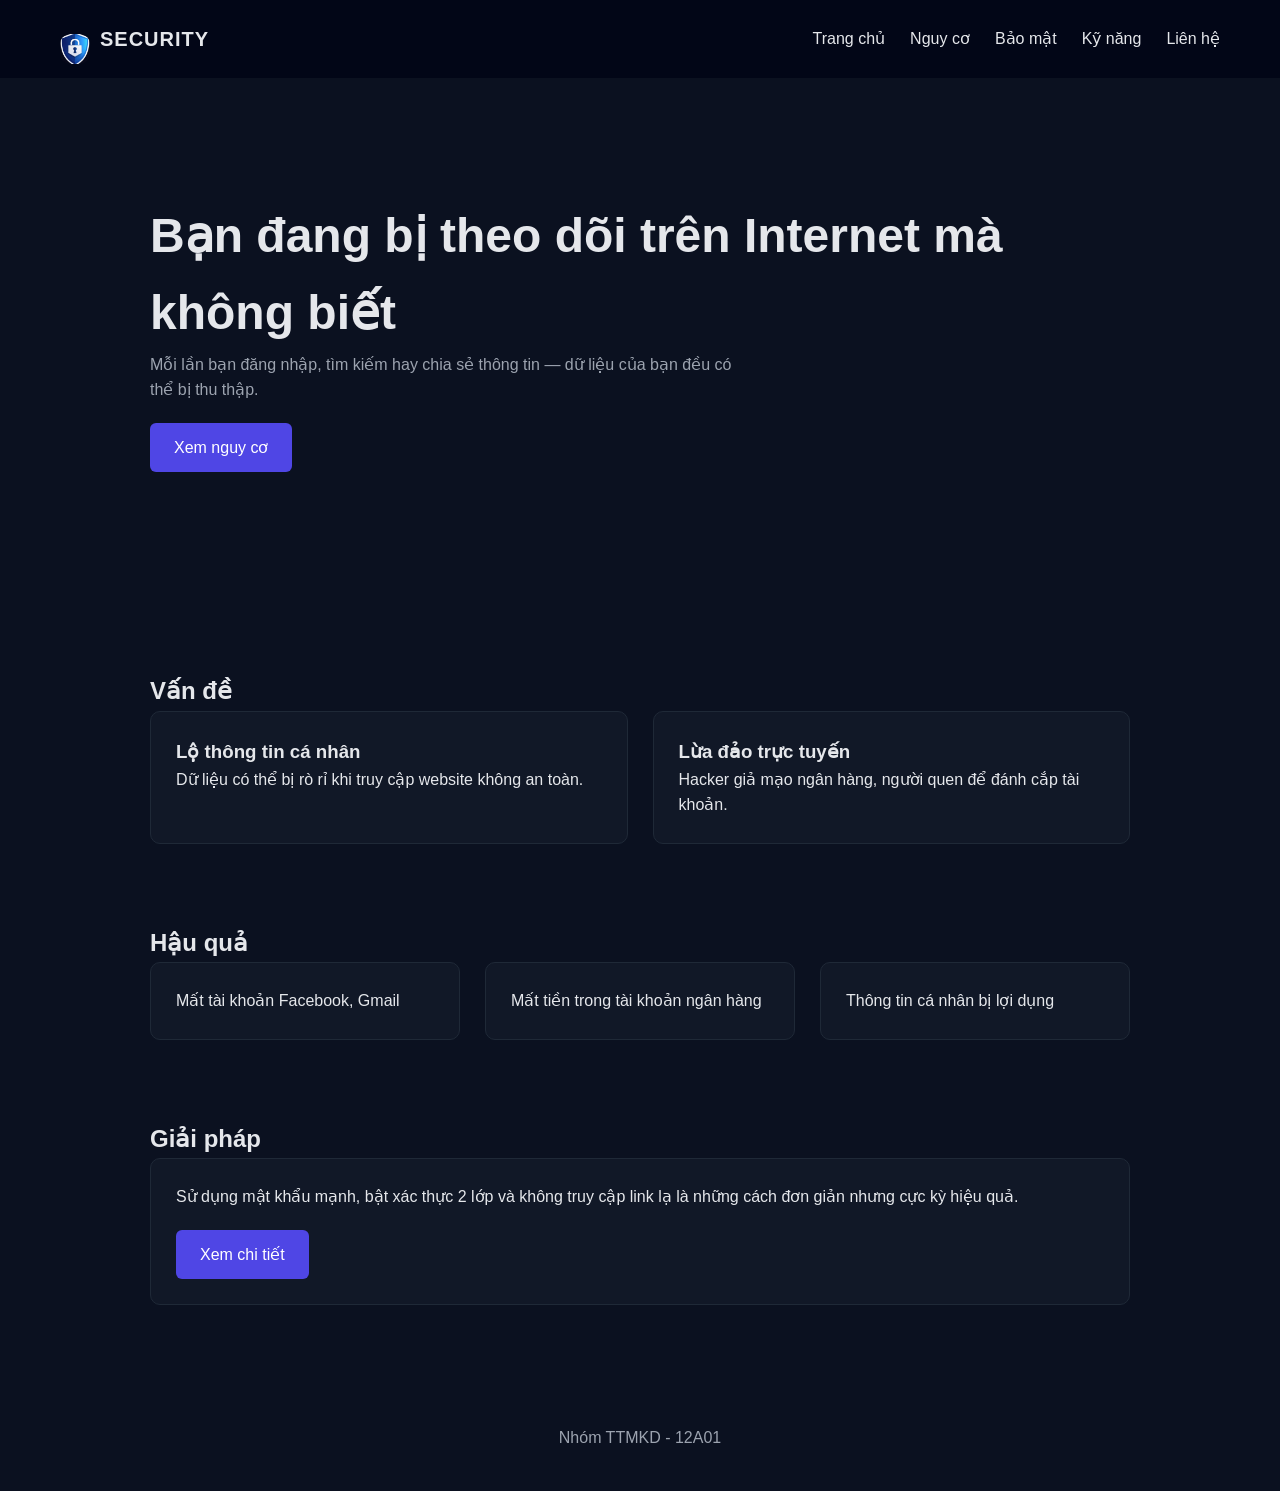
<file: index.html>
<!DOCTYPE html>
<html lang="vi">
<head>
<meta charset="UTF-8">
<title>Trang chủ</title>
<link rel="stylesheet" href="style.css">
<link rel="icon" type="image/png" href="logo.png">
<meta name="viewport" content="width=device-width, initial-scale=1.0">
</head>
<body>

<nav>

<div class="logo">
  <img src="logo.png" alt="logo">
  <span>SECURITY</span>
</div>
<div class="hamburger" onclick="toggleMenu()">☰</div>
<div class="menu" id="menu">
<a href="index.html">Trang chủ</a>
<a href="nguyco.html">Nguy cơ</a>
<a href="baomat.html">Bảo mật</a>
<a href="kynang.html">Kỹ năng</a>
<a href="lienhe.html">Liên hệ</a>
</div>

</nav>
<div class="hero">
<h1>Bạn đang bị theo dõi trên Internet mà không biết</h1>
<p>Mỗi lần bạn đăng nhập, tìm kiếm hay chia sẻ thông tin — dữ liệu của bạn đều có thể bị thu thập.</p>
<a class="btn" href="nguyco.html">Xem nguy cơ</a>
</div>

<div class="section">

<h2>Vấn đề</h2>
<div class="grid">
<div class="card">
<h3>Lộ thông tin cá nhân</h3>
<p>Dữ liệu có thể bị rò rỉ khi truy cập website không an toàn.</p>
</div>

<div class="card">
<h3>Lừa đảo trực tuyến</h3>
<p>Hacker giả mạo ngân hàng, người quen để đánh cắp tài khoản.</p>
</div>
</div>

</div>

<div class="section">

<h2>Hậu quả</h2>
<div class="grid">
<div class="card">
<p>Mất tài khoản Facebook, Gmail</p>
</div>

<div class="card">
<p>Mất tiền trong tài khoản ngân hàng</p>
</div>

<div class="card">
<p>Thông tin cá nhân bị lợi dụng</p>
</div>
</div>

</div>

<div class="section">

<h2>Giải pháp</h2>
<div class="card">
<p>Sử dụng mật khẩu mạnh, bật xác thực 2 lớp và không truy cập link lạ là những cách đơn giản nhưng cực kỳ hiệu quả.</p>
<a class="btn" href="baomat.html">Xem chi tiết</a>
</div>

</div>

<footer>Nhóm TTMKD - 12A01</footer>
  <script>
const cards = document.querySelectorAll('.card');
window.addEventListener('scroll', ()=>{
  cards.forEach(c=>{
    if(c.getBoundingClientRect().top < window.innerHeight-80){
      c.classList.add('show');
    }
  });
});
function toggleMenu(){
  document.getElementById("menu").classList.toggle("active");
}
</script>
</body>

</html>
</file>
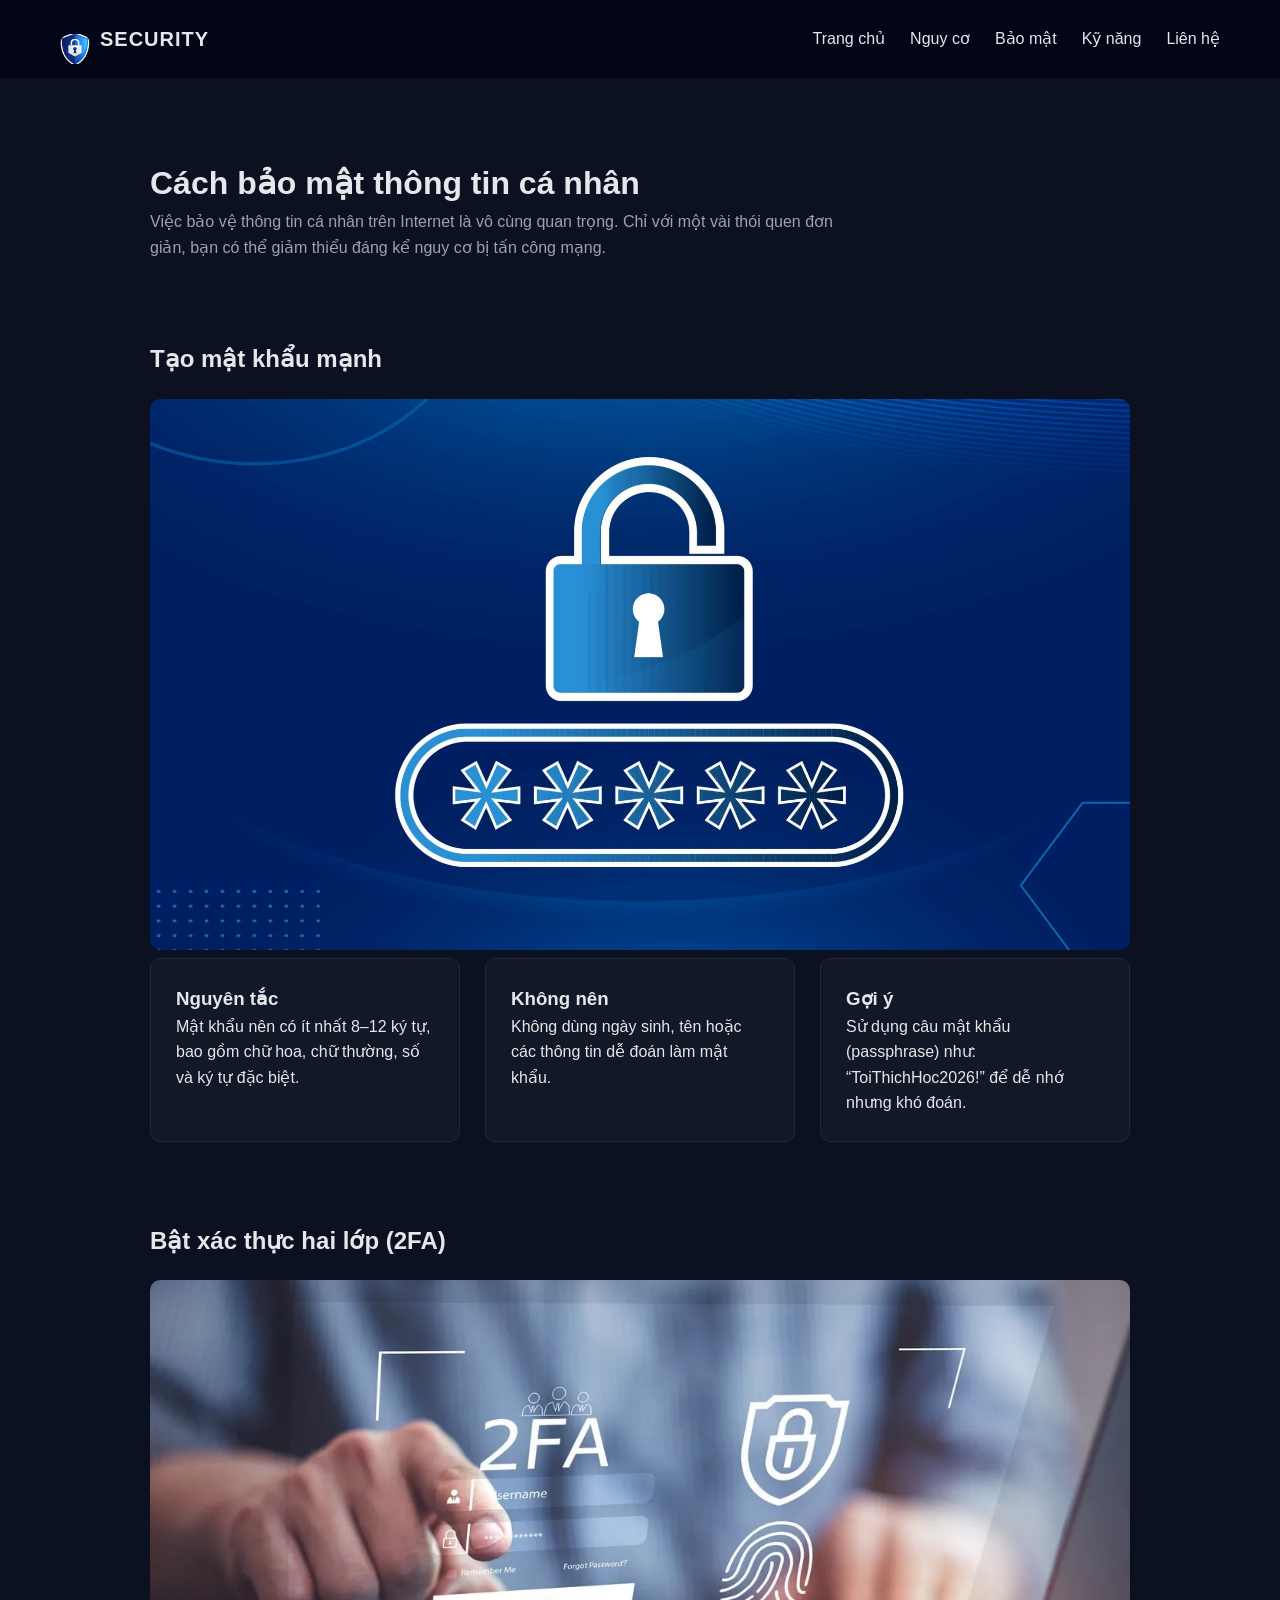
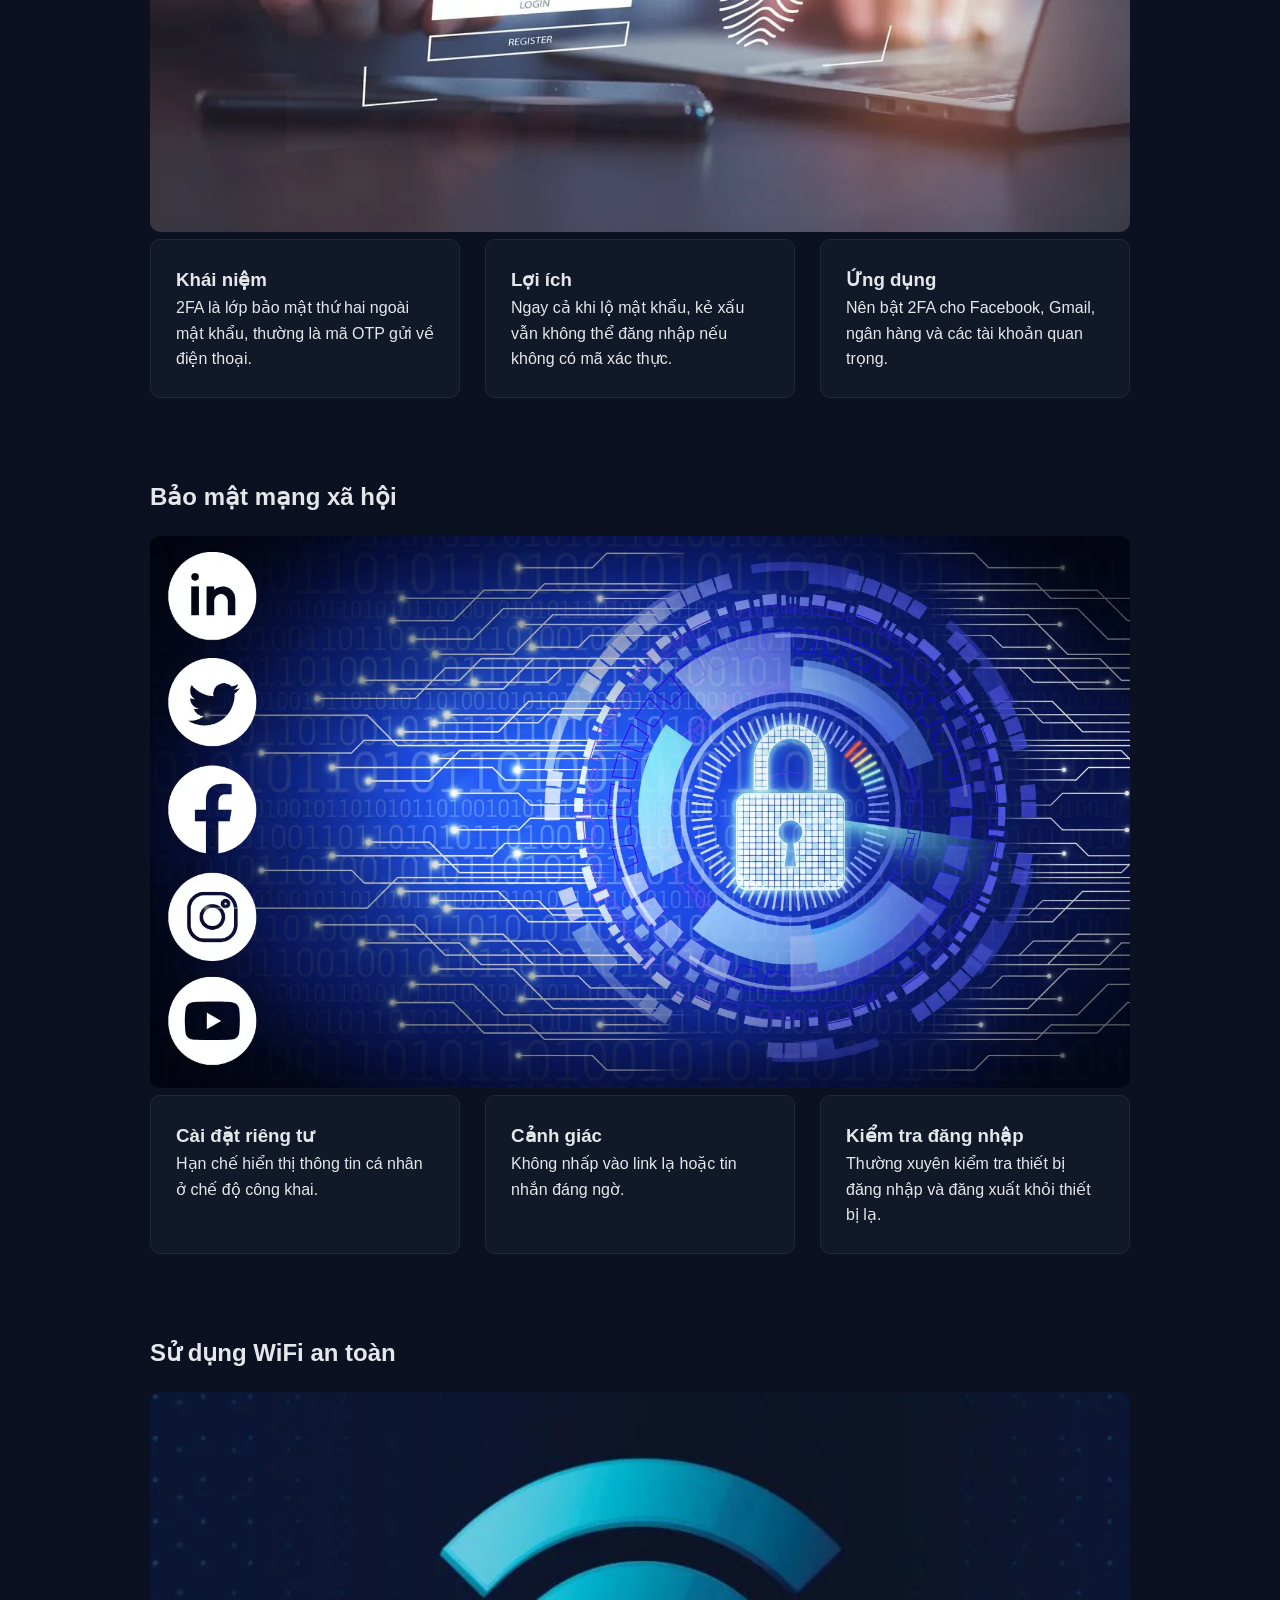
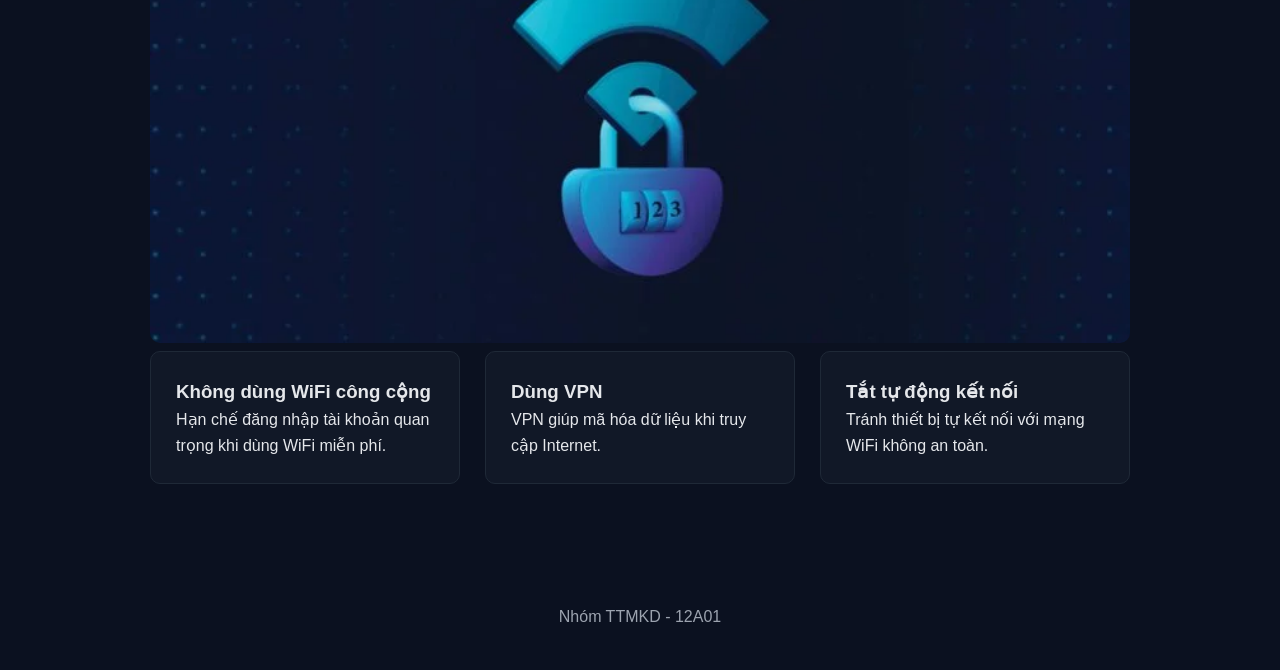
<file: baomat.html>
<!DOCTYPE html>
<html lang="vi">
<head>
<meta charset="UTF-8">
<title>Bảo mật thông tin</title>
<link rel="stylesheet" href="style.css">
<link rel="icon" href="logo.png">
<meta name="viewport" content="width=device-width, initial-scale=1.0">
</head>

<body>

<nav>
<div class="logo">
  <img src="logo.png">
  <span>SECURITY</span>
</div>

<div class="hamburger" onclick="toggleMenu()">☰</div>

<div class="menu" id="menu">
<a href="index.html">Trang chủ</a>
<a href="nguyco.html">Nguy cơ</a>
<a href="baomat.html">Bảo mật</a>
<a href="kynang.html">Kỹ năng</a>
<a href="lienhe.html">Liên hệ</a>
</div>
</nav>

<div class="section">

<h1>Cách bảo mật thông tin cá nhân</h1>

<p style="color:var(--muted); max-width:700px;">
Việc bảo vệ thông tin cá nhân trên Internet là vô cùng quan trọng. 
Chỉ với một vài thói quen đơn giản, bạn có thể giảm thiểu đáng kể nguy cơ bị tấn công mạng.
</p>


</div>

<!-- MẬT KHẨU -->
<div class="section">

<h2>Tạo mật khẩu mạnh</h2>

<img src="strongpass.jpg" alt="strongpass">

<div class="grid">

<div class="card">
<h3>Nguyên tắc</h3>
<p>
Mật khẩu nên có ít nhất 8–12 ký tự, bao gồm chữ hoa, chữ thường, số và ký tự đặc biệt.
</p>
</div>

<div class="card">
<h3>Không nên</h3>
<p>
Không dùng ngày sinh, tên hoặc các thông tin dễ đoán làm mật khẩu.
</p>
</div>

<div class="card">
<h3>Gợi ý</h3>
<p>
Sử dụng câu mật khẩu (passphrase) như: “ToiThichHoc2026!” để dễ nhớ nhưng khó đoán.
</p>
</div>

</div>
</div>

<!-- 2FA -->
<div class="section">

<h2>Bật xác thực hai lớp (2FA)</h2>

<img src="2FA.webp">

<div class="grid">

<div class="card">
<h3>Khái niệm</h3>
<p>
2FA là lớp bảo mật thứ hai ngoài mật khẩu, thường là mã OTP gửi về điện thoại.
</p>
</div>

<div class="card">
<h3>Lợi ích</h3>
<p>
Ngay cả khi lộ mật khẩu, kẻ xấu vẫn không thể đăng nhập nếu không có mã xác thực.
</p>
</div>

<div class="card">
<h3>Ứng dụng</h3>
<p>
Nên bật 2FA cho Facebook, Gmail, ngân hàng và các tài khoản quan trọng.
</p>
</div>

</div>
</div>

<!-- MXH -->
<div class="section">

<h2>Bảo mật mạng xã hội</h2>

<img src="socialsecure.webp">

<div class="grid">

<div class="card">
<h3>Cài đặt riêng tư</h3>
<p>
Hạn chế hiển thị thông tin cá nhân ở chế độ công khai.
</p>
</div>

<div class="card">
<h3>Cảnh giác</h3>
<p>
Không nhấp vào link lạ hoặc tin nhắn đáng ngờ.
</p>
</div>

<div class="card">
<h3>Kiểm tra đăng nhập</h3>
<p>
Thường xuyên kiểm tra thiết bị đăng nhập và đăng xuất khỏi thiết bị lạ.
</p>
</div>

</div>
</div>

<!-- WIFI -->
<div class="section">

<h2>Sử dụng WiFi an toàn</h2>

<img src="safewifi.webp">

<div class="grid">

<div class="card">
<h3>Không dùng WiFi công cộng</h3>
<p>
Hạn chế đăng nhập tài khoản quan trọng khi dùng WiFi miễn phí.
</p>
</div>

<div class="card">
<h3>Dùng VPN</h3>
<p>
VPN giúp mã hóa dữ liệu khi truy cập Internet.
</p>
</div>

<div class="card">
<h3>Tắt tự động kết nối</h3>
<p>
Tránh thiết bị tự kết nối với mạng WiFi không an toàn.
</p>
</div>

</div>
</div>

<footer>
Nhóm TTMKD - 12A01 <br>
</footer>

<script>
const cards = document.querySelectorAll('.card');

window.addEventListener('scroll', ()=>{
  cards.forEach(card=>{
    if(card.getBoundingClientRect().top < window.innerHeight - 80){
      card.classList.add('show');
    }
  });
});
function toggleMenu(){
  document.getElementById("menu").classList.toggle("active");
}
</script>
</body>
</html>
</file>
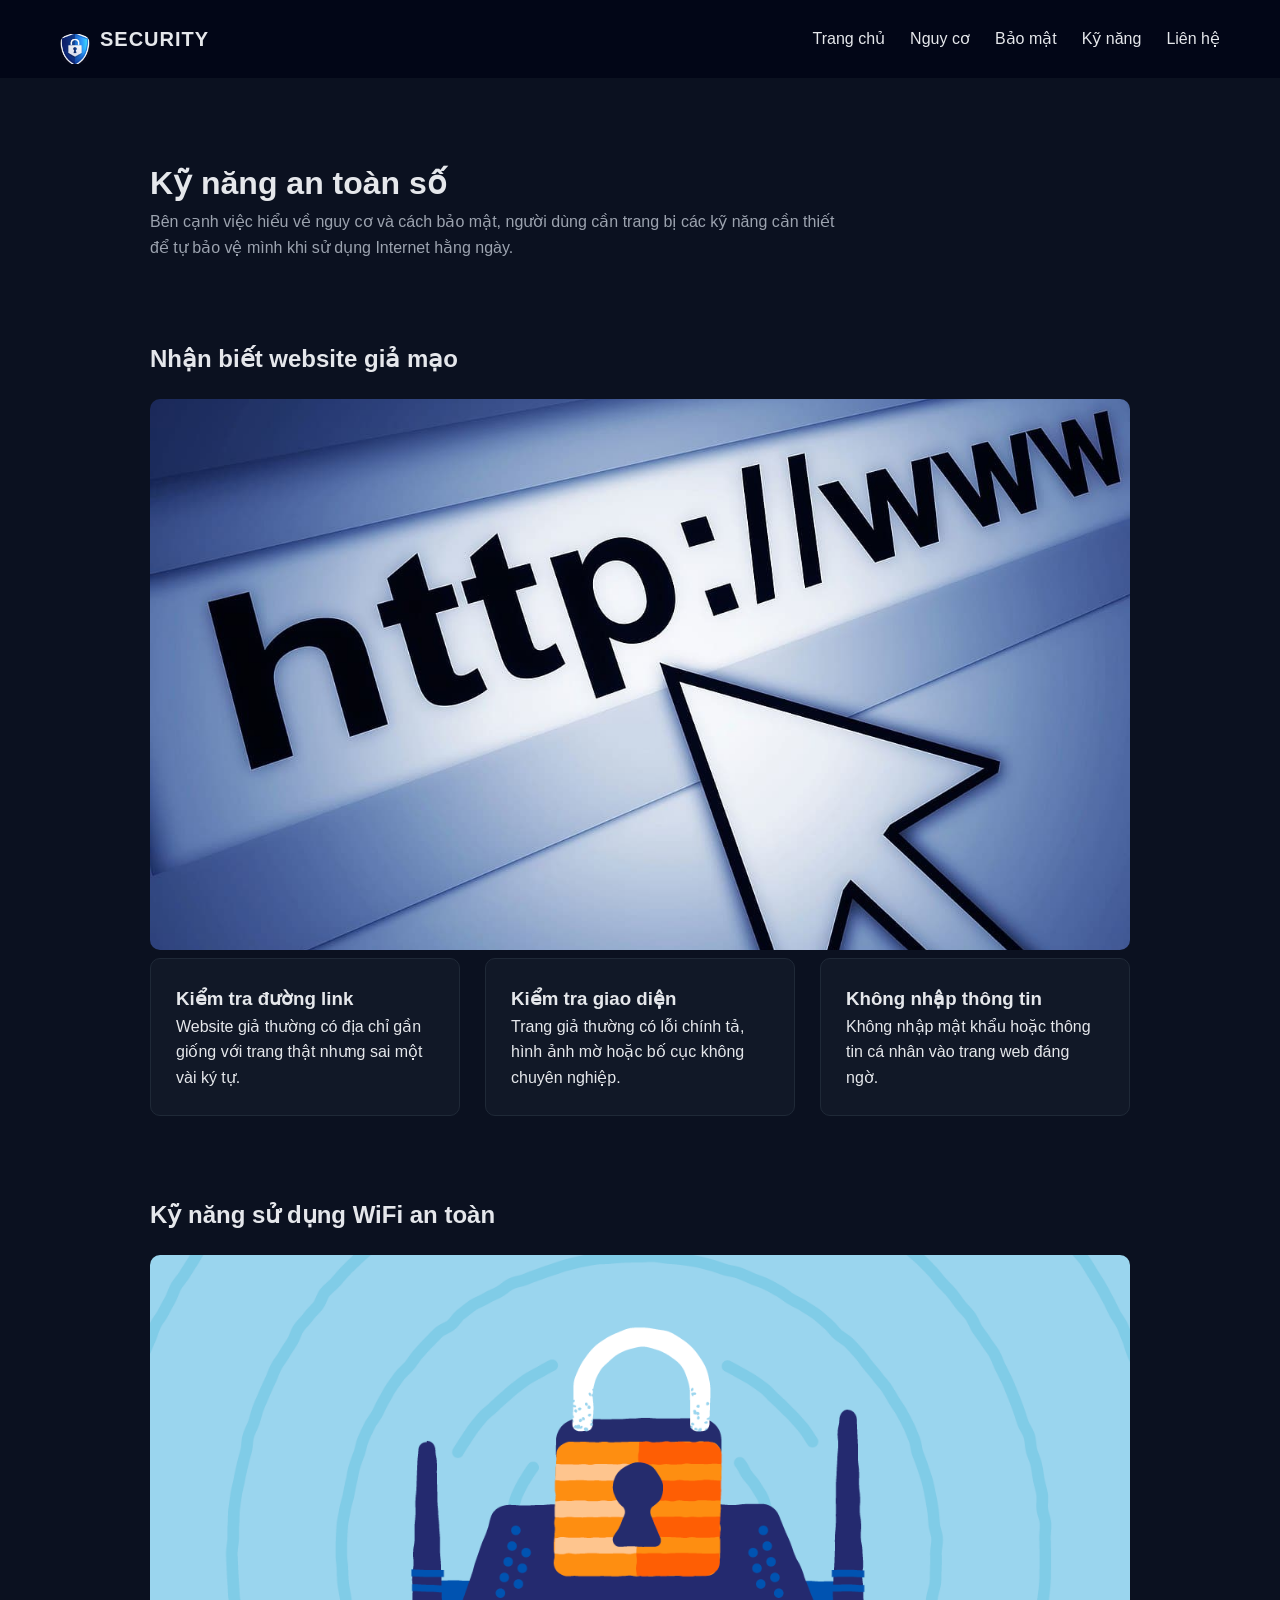
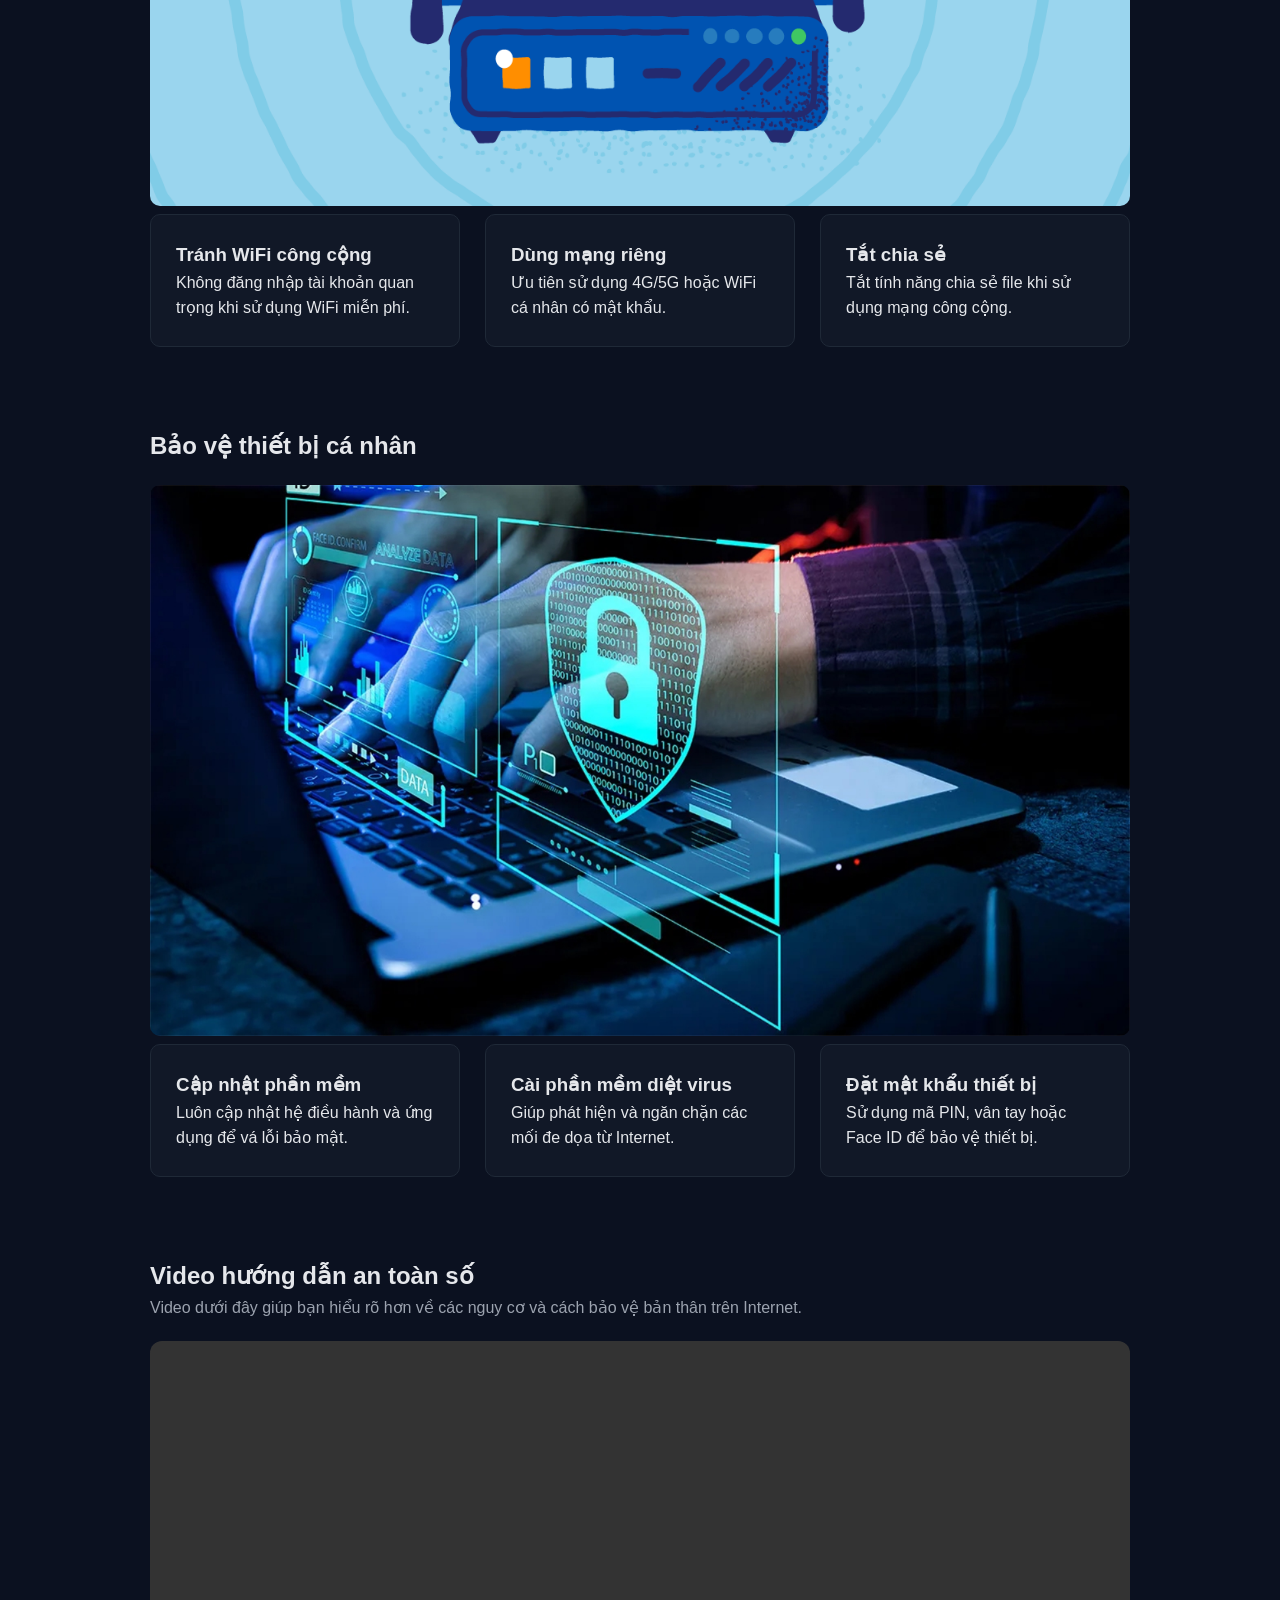
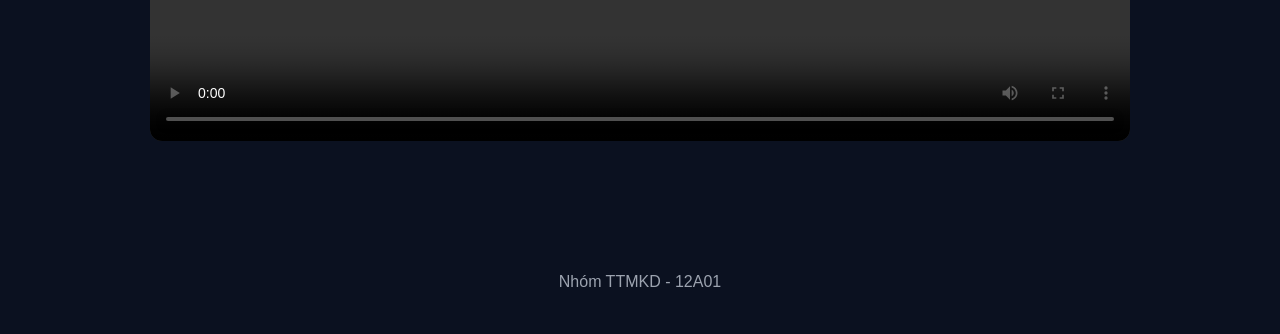
<file: kynang.html>
<!DOCTYPE html>
<html lang="vi">
<head>
<meta charset="UTF-8">
<title>Kỹ năng an toàn số</title>
<link rel="stylesheet" href="style.css">
<link rel="icon" href="logo.png">
<meta name="viewport" content="width=device-width, initial-scale=1.0">
</head>

<body>

<nav>
<div class="logo">
  <img src="logo.png">
  <span>SECURITY</span>
</div>

<div class="hamburger" onclick="toggleMenu()">☰</div>

<div class="menu" id="menu">
<a href="index.html">Trang chủ</a>
<a href="nguyco.html">Nguy cơ</a>
<a href="baomat.html">Bảo mật</a>
<a href="kynang.html">Kỹ năng</a>
<a href="lienhe.html">Liên hệ</a>
</div>
</nav>

<div class="section">

<h1>Kỹ năng an toàn số</h1>

<p style="color:var(--muted); max-width:700px;">
Bên cạnh việc hiểu về nguy cơ và cách bảo mật, người dùng cần trang bị các kỹ năng cần thiết 
để tự bảo vệ mình khi sử dụng Internet hằng ngày.
</p>


</div>

<!-- NHẬN BIẾT WEB GIẢ -->
<div class="section">

<h2>Nhận biết website giả mạo</h2>
<img src="fakeweb.jpg">
<div class="grid">

<div class="card">
<h3>Kiểm tra đường link</h3>
<p>
Website giả thường có địa chỉ gần giống với trang thật nhưng sai một vài ký tự.
</p>
</div>

<div class="card">
<h3>Kiểm tra giao diện</h3>
<p>
Trang giả thường có lỗi chính tả, hình ảnh mờ hoặc bố cục không chuyên nghiệp.
</p>
</div>

<div class="card">
<h3>Không nhập thông tin</h3>
<p>
Không nhập mật khẩu hoặc thông tin cá nhân vào trang web đáng ngờ.
</p>
</div>

</div>

</div>

<!-- WIFI -->
<div class="section">

<h2>Kỹ năng sử dụng WiFi an toàn</h2>
<img src="wifi.png">
<div class="grid">

<div class="card">
<h3>Tránh WiFi công cộng</h3>
<p>
Không đăng nhập tài khoản quan trọng khi sử dụng WiFi miễn phí.
</p>
</div>

<div class="card">
<h3>Dùng mạng riêng</h3>
<p>
Ưu tiên sử dụng 4G/5G hoặc WiFi cá nhân có mật khẩu.
</p>
</div>

<div class="card">
<h3>Tắt chia sẻ</h3>
<p>
Tắt tính năng chia sẻ file khi sử dụng mạng công cộng.
</p>
</div>

</div>

</div>

<!-- BẢO VỆ THIẾT BỊ -->
<div class="section">

<h2>Bảo vệ thiết bị cá nhân</h2>
<img src="baove.jpg">
<div class="grid">

<div class="card">
<h3>Cập nhật phần mềm</h3>
<p>
Luôn cập nhật hệ điều hành và ứng dụng để vá lỗi bảo mật.
</p>
</div>

<div class="card">
<h3>Cài phần mềm diệt virus</h3>
<p>
Giúp phát hiện và ngăn chặn các mối đe dọa từ Internet.
</p>
</div>

<div class="card">
<h3>Đặt mật khẩu thiết bị</h3>
<p>
Sử dụng mã PIN, vân tay hoặc Face ID để bảo vệ thiết bị.
</p>
</div>

</div>

</div>

<!-- VIDEO -->
<div class="section">

<h2>Video hướng dẫn an toàn số</h2>

<p style="color:var(--muted); max-width:700px;">
Video dưới đây giúp bạn hiểu rõ hơn về các nguy cơ và cách bảo vệ bản thân trên Internet.
</p>

<div style="margin-top:20px;">
  <video width="100%" height="400" controls>
    <source src="(300) POKI- Truy cập Internet an toàn- Kỹ năng sống Tiều học - YouTube.mp4" type="video/mp4">
    Trình duyệt của bạn không hỗ trợ video.
  </video>
</div>

</div>

<footer>
Nhóm TTMKD - 12A01 
</footer>

<script>
const cards = document.querySelectorAll('.card');

window.addEventListener('scroll', ()=>{
  cards.forEach(card=>{
    if(card.getBoundingClientRect().top < window.innerHeight - 80){
      card.classList.add('show');
    }
  });
});
function toggleMenu(){
  document.getElementById("menu").classList.toggle("active");
}
</script>
</body>
</html>
</file>
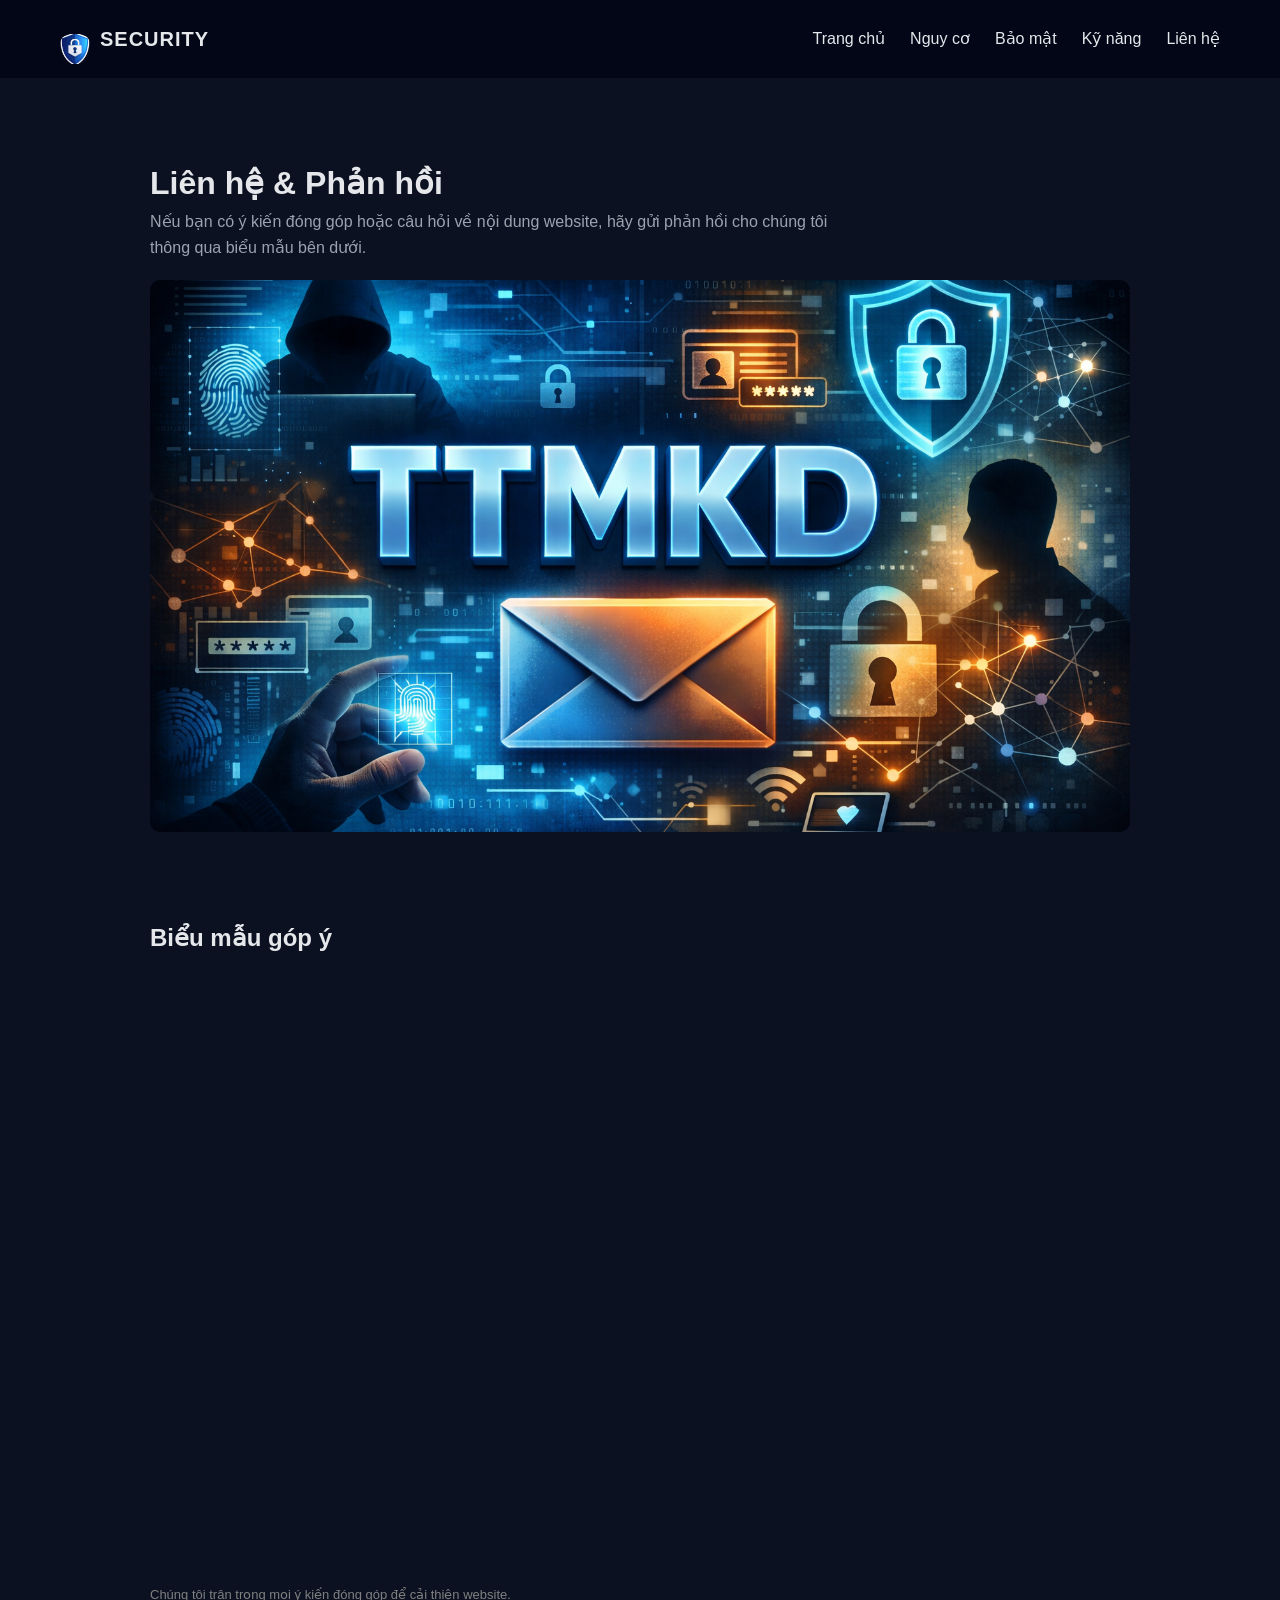
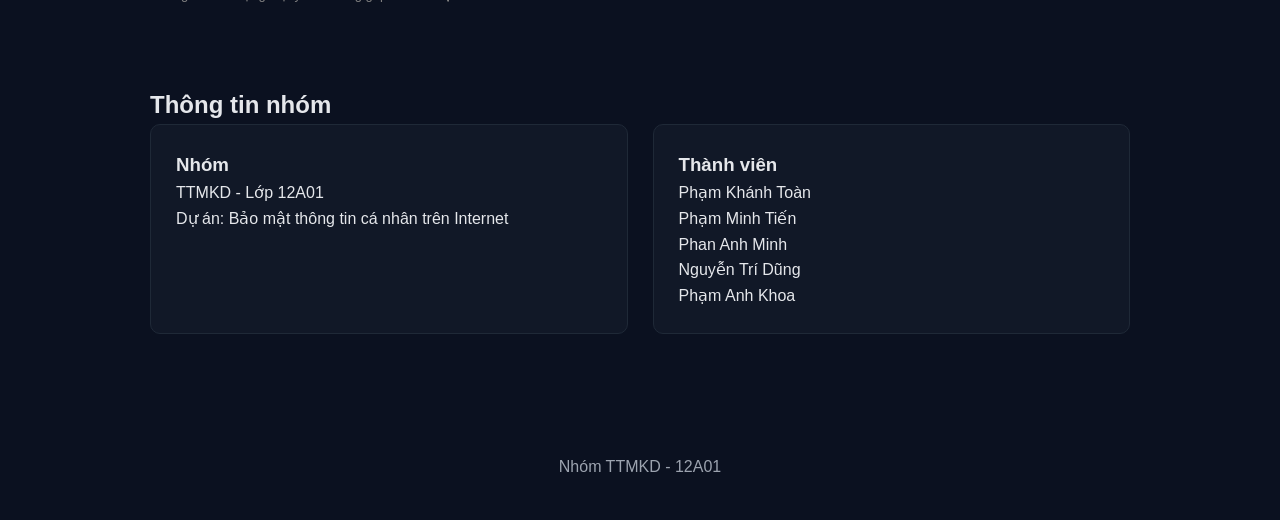
<file: lienhe.html>
<!DOCTYPE html>
<html lang="vi">
<head>
<meta charset="UTF-8">
<title>Liên hệ & Phản hồi</title>
<link rel="stylesheet" href="style.css">
<link rel="icon" href="logo.png">
<meta name="viewport" content="width=device-width, initial-scale=1.0">
</head>

<body>

<nav>
<div class="logo">
  <img src="logo.png">
  <span>SECURITY</span>
</div>

<div class="hamburger" onclick="toggleMenu()">☰</div>

<div class="menu" id="menu">
<a href="index.html">Trang chủ</a>
<a href="nguyco.html">Nguy cơ</a>
<a href="baomat.html">Bảo mật</a>
<a href="kynang.html">Kỹ năng</a>
<a href="lienhe.html">Liên hệ</a>
</div>
</nav>

<!-- GIỚI THIỆU -->
<div class="section">

<h1>Liên hệ & Phản hồi</h1>

<p style="color:var(--muted); max-width:700px;">
Nếu bạn có ý kiến đóng góp hoặc câu hỏi về nội dung website, hãy gửi phản hồi cho chúng tôi thông qua biểu mẫu bên dưới.
</p>

<img src="TTMKD.png">

</div>

<!-- FORM -->
<div class="section">

<h2>Biểu mẫu góp ý</h2>

<div style="margin-top:20px;">
<iframe src="https://forms.gle/ossh69hoMiC9TJ4YA"
width="100%" height="600" frameborder="0">
Đang tải…
</iframe>
<p style="font-size:13px; color:gray;">
Chúng tôi trân trọng mọi ý kiến đóng góp để cải thiện website.
</p>
</div>

</div>

<!-- THÔNG TIN NHÓM -->
<div class="section">

<h2>Thông tin nhóm</h2>

<div class="grid">

<div class="card">
<h3>Nhóm</h3>
<p>TTMKD - Lớp 12A01</p>
<p> Dự án: Bảo mật thông tin cá nhân trên Internet</p>
</div>

<div class="card">
<h3>Thành viên</h3>
<p>
Phạm Khánh Toàn <br>
Phạm Minh Tiến <br>
Phan Anh Minh <br>
Nguyễn Trí Dũng <br>
Phạm Anh Khoa
</p>

</div>


</div>

</div>

<footer>
Nhóm TTMKD - 12A01
</footer>

<script>
const cards = document.querySelectorAll('.card');

window.addEventListener('scroll', ()=>{
  cards.forEach(card=>{
    if(card.getBoundingClientRect().top < window.innerHeight - 80){
      card.classList.add('show');
    }
  });
});
function toggleMenu(){
  document.getElementById("menu").classList.toggle("active");
}
</script>
</body>
</html>
</file>
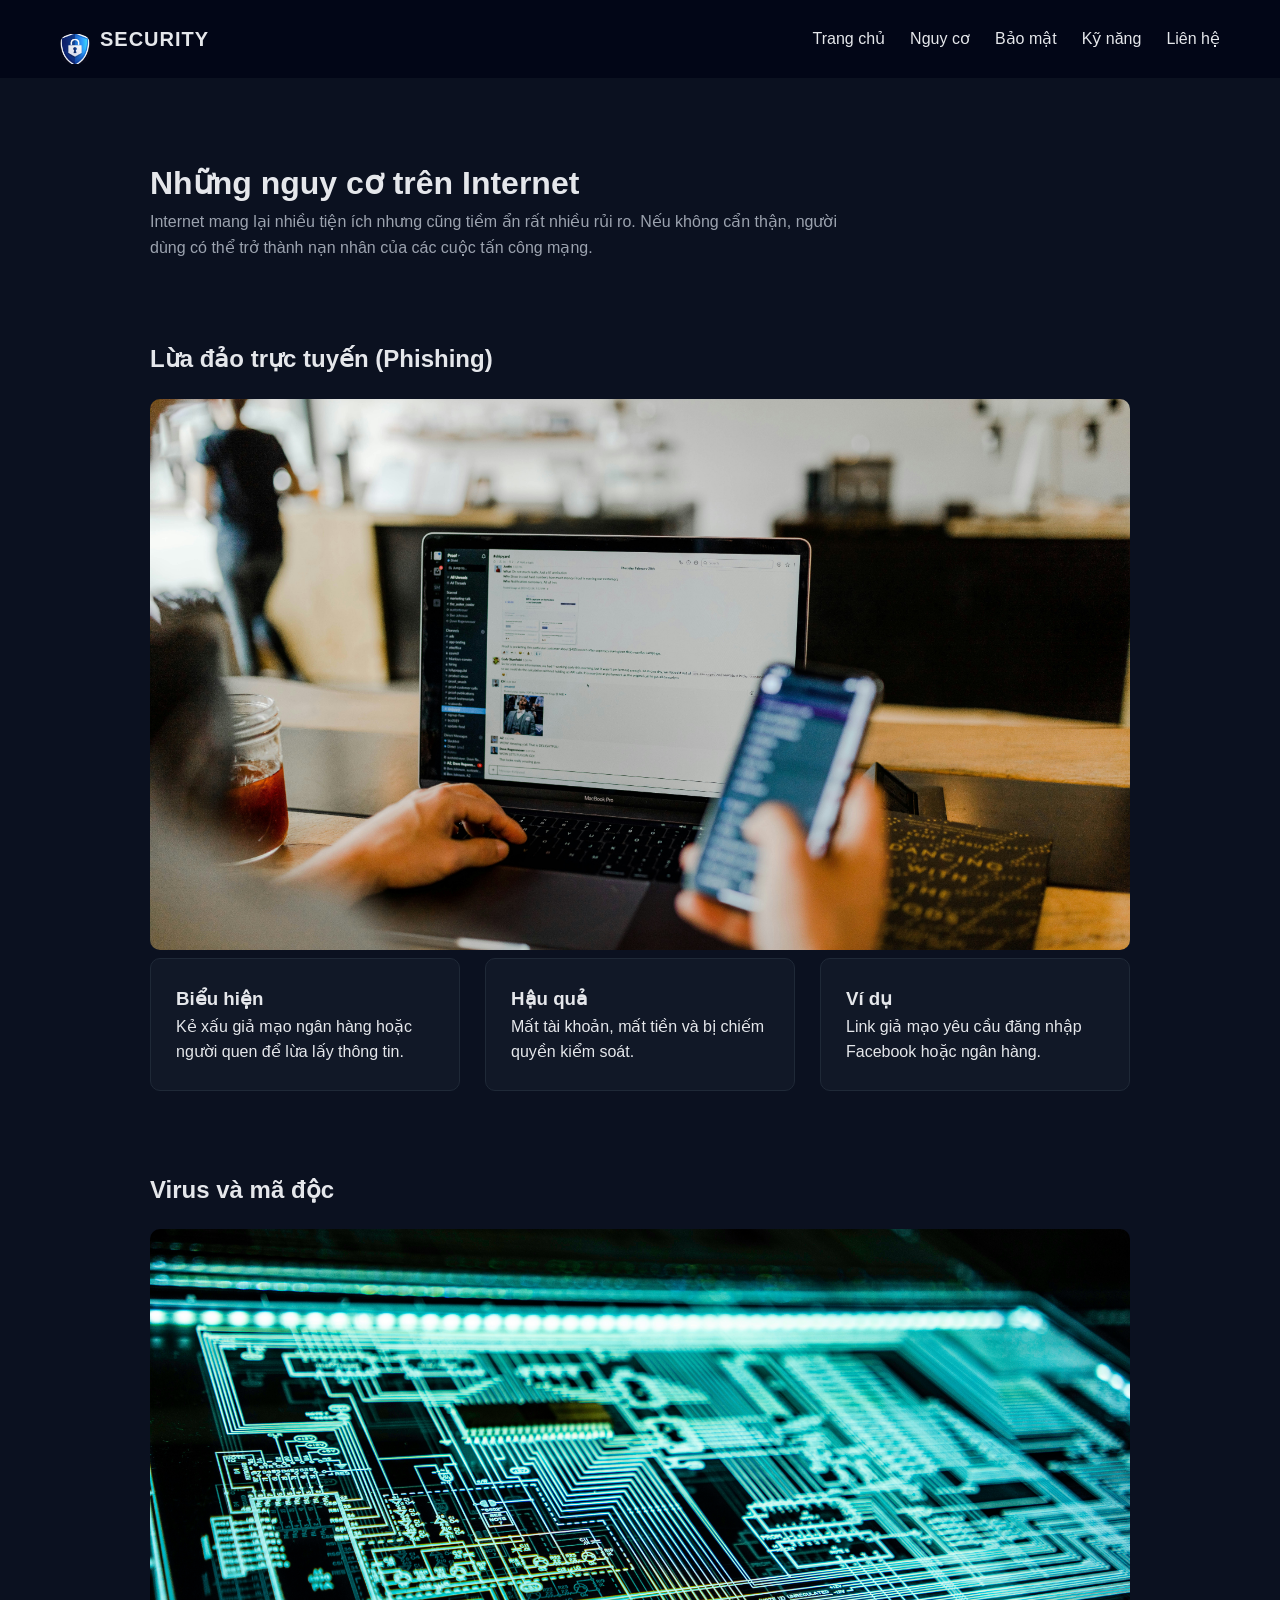
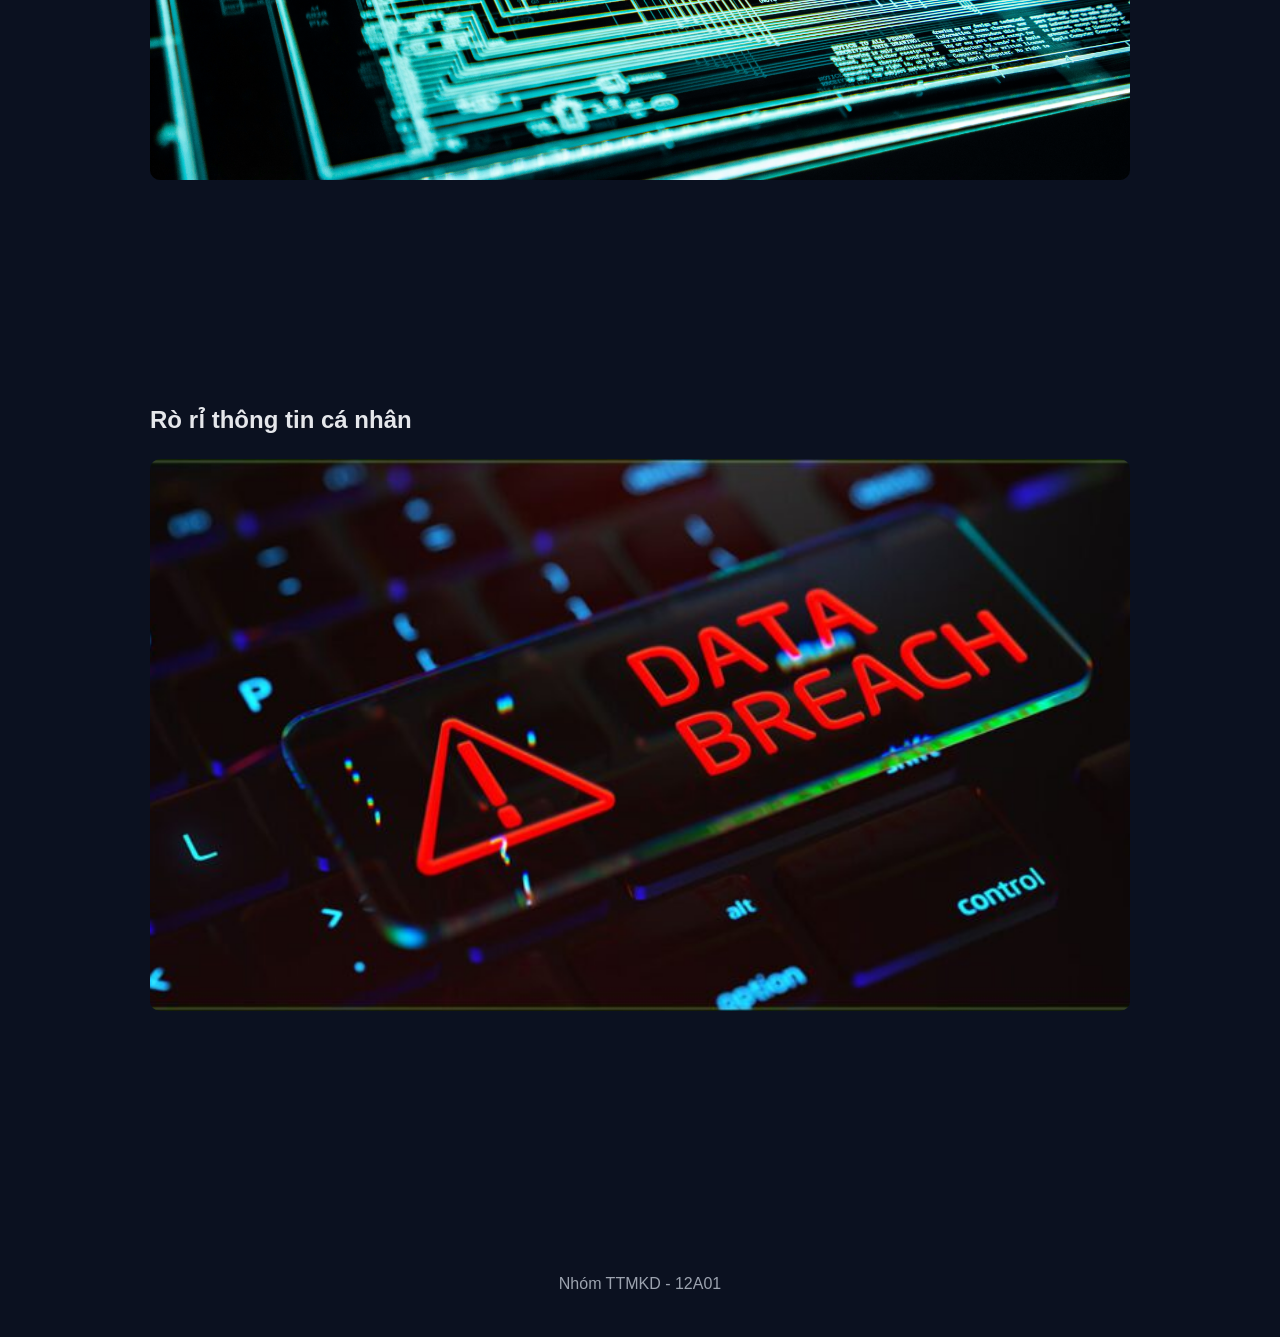
<file: nguyco.html>
<!DOCTYPE html>
<html lang="vi">
<head>
<meta charset="UTF-8">
<title>Nguy cơ trên Internet</title>
<link rel="stylesheet" href="style.css">
<link rel="icon" type="image/png" href="logo.png">
<meta name="viewport" content="width=device-width, initial-scale=1.0">
</head>

<body>

<nav>
<div class="logo">
  <img src="logo.png">
  <span>SECURITY</span>
</div>

<div class="hamburger" onclick="toggleMenu()">☰</div>

<div class="menu" id="menu">
<a href="index.html">Trang chủ</a>
<a href="nguyco.html">Nguy cơ</a>
<a href="baomat.html">Bảo mật</a>
<a href="kynang.html">Kỹ năng</a>
<a href="lienhe.html">Liên hệ</a>
</div>
</nav>

<div class="section">

<h1>Những nguy cơ trên Internet</h1>

<p style="color:var(--muted); max-width:700px;">
Internet mang lại nhiều tiện ích nhưng cũng tiềm ẩn rất nhiều rủi ro.
Nếu không cẩn thận, người dùng có thể trở thành nạn nhân của các cuộc tấn công mạng.
</p>



</div>

<!-- PHISHING -->
<div class="section">

<h2>Lừa đảo trực tuyến (Phishing)</h2>

<img src="phishing.jpg" alt="phishing">

<div class="grid">

<div class="card">
<h3>Biểu hiện</h3>
<p>Kẻ xấu giả mạo ngân hàng hoặc người quen để lừa lấy thông tin.</p>
</div>

<div class="card">
<h3>Hậu quả</h3>
<p>Mất tài khoản, mất tiền và bị chiếm quyền kiểm soát.</p>
</div>

<div class="card">
<h3>Ví dụ</h3>
<p>Link giả mạo yêu cầu đăng nhập Facebook hoặc ngân hàng.</p>
</div>

</div>
</div>

<!-- VIRUS -->
<div class="section">

<h2>Virus và mã độc</h2>
<img src="virus.jpg" alt="virus">


<div class="grid">

<div class="card">
<h3>Nguyên nhân</h3>
<p>Tải phần mềm crack hoặc file không rõ nguồn gốc.</p>
</div>

<div class="card">
<h3>Tác hại</h3>
<p>Làm chậm máy, mất dữ liệu và bị theo dõi.</p>
</div>

<div class="card">
<h3>Dấu hiệu</h3>
<p>Máy chạy chậm, xuất hiện quảng cáo lạ.</p>
</div>

</div>
</div>

<!-- DATA -->
<div class="section">

<h2>Rò rỉ thông tin cá nhân</h2>

<img src="dataleak.jpg" alt="data leak">

<div class="grid">

<div class="card">
<h3>Nguyên nhân</h3>
<p>Chia sẻ thông tin quá nhiều trên mạng xã hội.</p>
</div>

<div class="card">
<h3>Hậu quả</h3>
<p>Bị mạo danh, lừa đảo hoặc bán thông tin.</p>
</div>

<div class="card">
<h3>Ví dụ</h3>
<p>Đăng công khai số điện thoại, CCCD.</p>
</div>

</div>
</div>

<footer>
Nhóm TTMKD - 12A01 <br>
</footer>

<script>
const cards = document.querySelectorAll('.card');

window.addEventListener('scroll', ()=>{
  cards.forEach(card=>{
    if(card.getBoundingClientRect().top < window.innerHeight - 80){
      card.classList.add('show');
    }
  });
});
function toggleMenu(){
  document.getElementById("menu").classList.toggle("active");
}
</script>
</body>
</html>
</file>
<file: style.css>
:root{
  --primary:#4f46e5;
  --accent:#22d3ee;
  --bg:#0b1120;
  --card:#111827;
  --text:#e5e7eb;
  --muted:#9ca3af;
}

*{
  box-sizing:border-box;
  margin:0;
  padding:0;
}

body{
  font-family:Inter,Segoe UI,sans-serif;
  background:var(--bg);
  color:var(--text);
  line-height:1.6;
}

/* ===== NAV ===== */
nav{
  display:flex;
  justify-content:space-between;
  align-items:center;
  padding:14px 60px;
  background:#020617;
  position:relative;
}

nav a{
  color:var(--text);
  text-decoration:none;
  margin-left:25px;
  position:relative;
}

/* underline hover */
nav a::after{
  content:'';
  position:absolute;
  bottom:-5px;
  left:0;
  width:0;
  height:2px;
  background:var(--accent);
  transition:.3s;
}

nav a:hover::after{
  width:100%;
}

/* LOGO */
.logo{
  display:flex;
  align-items:center;
  gap:10px;
}

.logo img{
  width:30px;
  height:30px;
  display:block;
}

.logo span{
  font-size:20px;
  font-weight:700;
  letter-spacing:1px;
}

/* MENU */
.menu{
  display:flex;
}

/* HAMBURGER */
.hamburger{
  display:none;
  font-size:24px;
  cursor:pointer;
}

/* ===== HERO ===== */
.hero{
  padding:120px 60px;
  max-width:1100px;
  margin:auto;
}

.hero h1{
  font-size:48px;
}

.hero p{
  color:var(--muted);
  max-width:600px;
}

/* BUTTON */
.btn{
  display:inline-block;
  margin-top:20px;
  padding:12px 24px;
  background:var(--primary);
  border-radius:6px;
  text-decoration:none;
  color:white;
  transition:.3s;
}

.btn:hover{
  background:var(--accent);
}

/* ===== SECTION ===== */
.section{
  max-width:1100px;
  margin:80px auto;
  padding:0 60px;
}

/* GRID */
.grid{
  display:grid;
  grid-template-columns:repeat(auto-fit,minmax(260px,1fr));
  gap:25px;
}

/* CARD */
.card{
  background:var(--card);
  padding:25px;
  border-radius:10px;
  border:1px solid #1f2937;
  transition:.4s;
  opacity:0;
  transform:translateY(30px);
}

.card.show{
  opacity:1;
  transform:translateY(0);
}

.card:hover{
  transform:translateY(-6px);
}

/* IMAGE */
img{
  width:100%;
  aspect-ratio:16/9;
  object-fit:cover;
  border-radius:10px;
  margin-top:20px;
  transition:.4s;
}

img:hover{
  transform:scale(1.02);
}

/* VIDEO */
video{
  width:100%;
  border-radius:12px;
}

/* FOOTER */
footer{
  text-align:center;
  padding:40px;
  color:var(--muted);
}
/* ===== MOBILE ===== */
@media (max-width:768px){

  nav{
    padding:15px;
  }

  .hamburger{
    display:block;
  }

  .menu{
    position:absolute;
    top:60px;
    right:15px;
    background:var(--card);
    border-radius:10px;
    padding:15px;
    display:none;
    flex-direction:column;
    width:200px;
  }

  .menu a{
    margin:10px 0;
    font-size:14px;
  }

  .menu.active{
    display:flex;
  }

  .hero{
    padding:60px 20px;
    text-align:center;
  }

  .hero h1{
    font-size:clamp(28px,5vw,48px);
  }

  .section{
    padding:0 20px;
    margin:50px auto;
  }

  .grid{
    grid-template-columns:1fr;
  }
}
@media (min-width:769px){
  .hamburger{
    display:none;
  }
}
</file>
